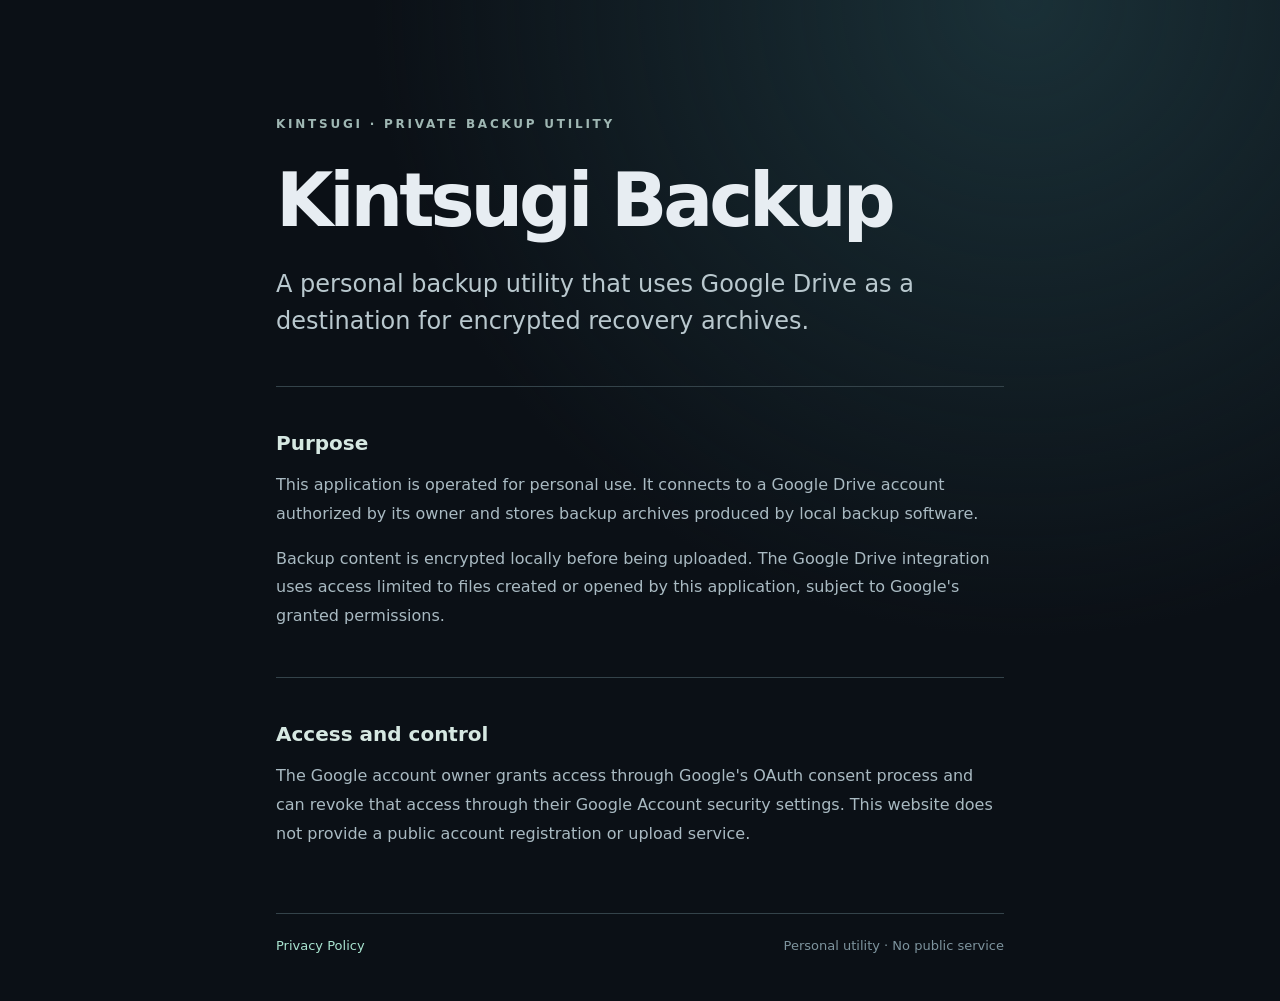
<file: index.html>
<!doctype html><html lang="en"><head><meta charset="utf-8"><meta name="viewport" content="width=device-width,initial-scale=1"><title>Kintsugi Backup</title><meta name="description" content="Information about the private Kintsugi Backup Google Drive integration."><link rel="stylesheet" href="style.css"></head><body><main><p class="eyebrow">KINTSUGI · PRIVATE BACKUP UTILITY</p><h1>Kintsugi Backup</h1><p class="lead">A personal backup utility that uses Google Drive as a destination for encrypted recovery archives.</p><section><h2>Purpose</h2><p>This application is operated for personal use. It connects to a Google Drive account authorized by its owner and stores backup archives produced by local backup software.</p><p>Backup content is encrypted locally before being uploaded. The Google Drive integration uses access limited to files created or opened by this application, subject to Google's granted permissions.</p></section><section><h2>Access and control</h2><p>The Google account owner grants access through Google's OAuth consent process and can revoke that access through their Google Account security settings. This website does not provide a public account registration or upload service.</p></section><footer><a href="privacy.html">Privacy Policy</a><span>Personal utility · No public service</span></footer></main></body></html>
</file>
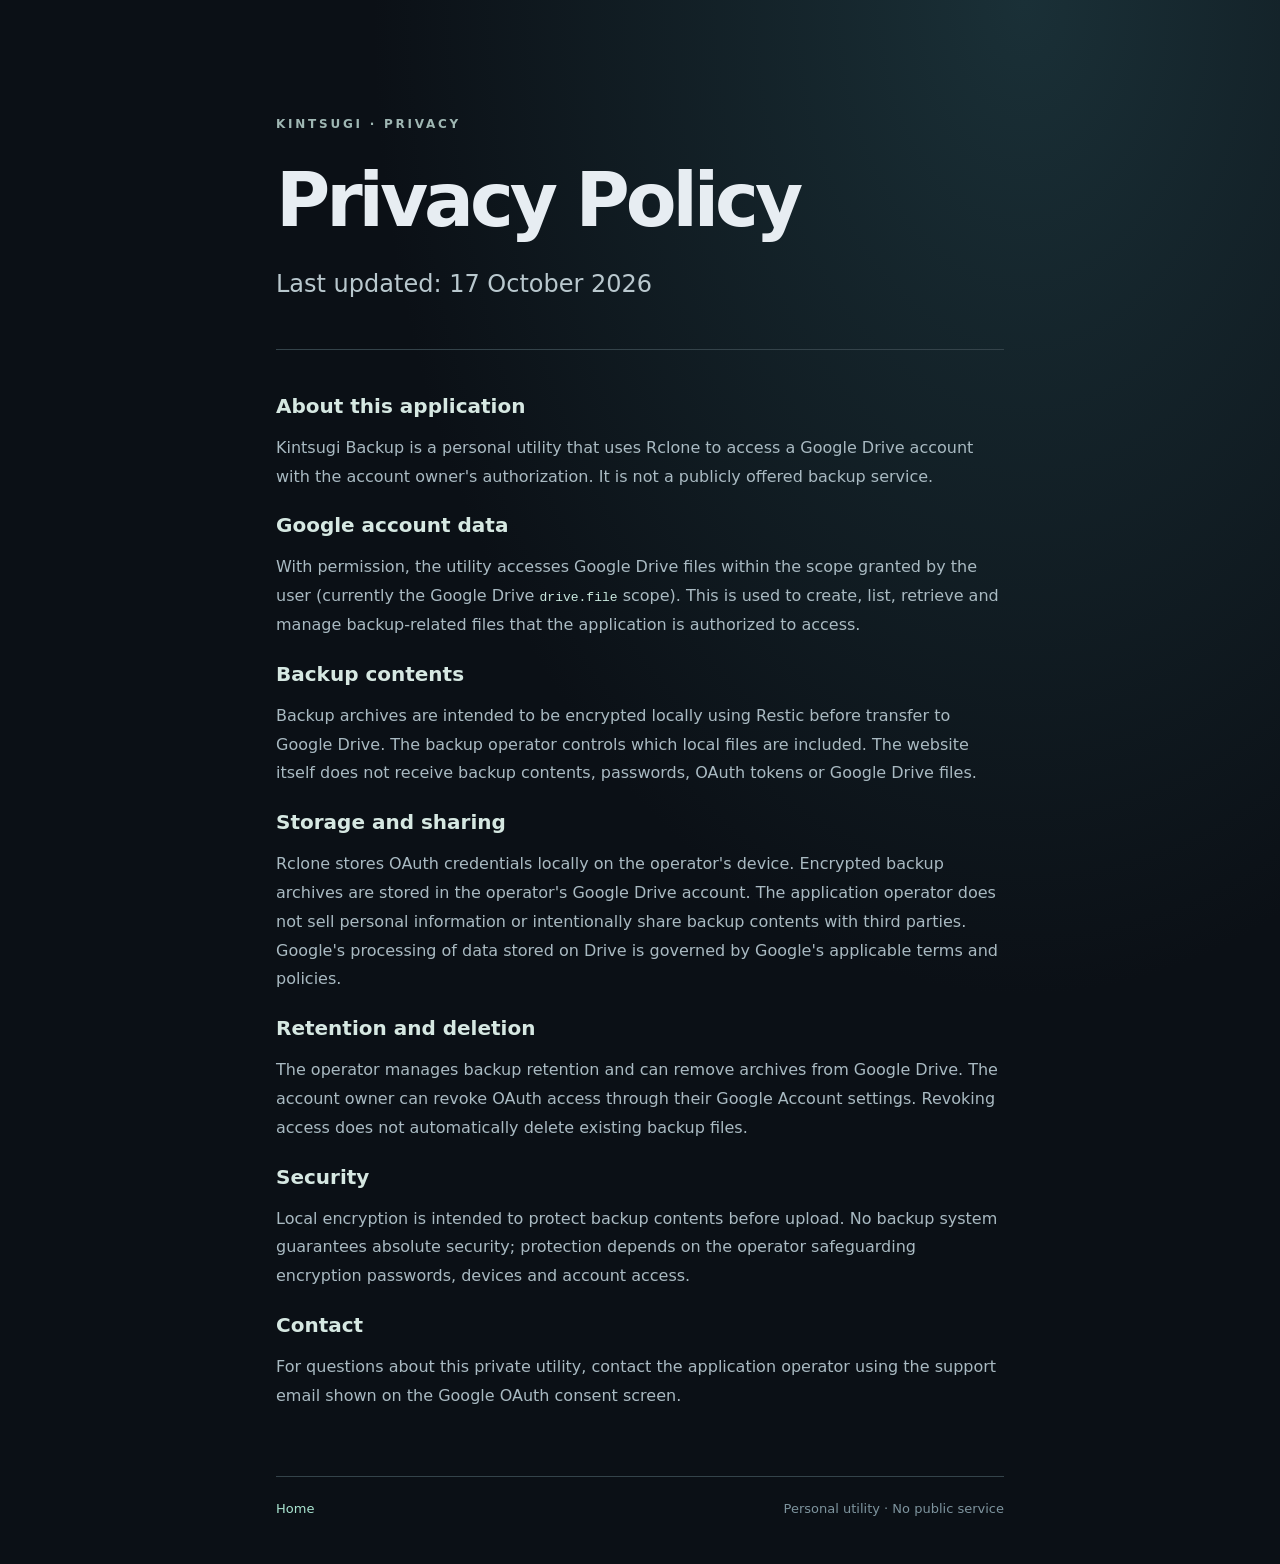
<file: privacy.html>
<!doctype html><html lang="en"><head><meta charset="utf-8"><meta name="viewport" content="width=device-width,initial-scale=1"><title>Privacy Policy | Kintsugi Backup</title><link rel="stylesheet" href="style.css"></head><body><main><p class="eyebrow">KINTSUGI · PRIVACY</p><h1>Privacy Policy</h1><p class="lead">Last updated: 17 October 2026</p><section><h2>About this application</h2><p>Kintsugi Backup is a personal utility that uses Rclone to access a Google Drive account with the account owner's authorization. It is not a publicly offered backup service.</p><h2>Google account data</h2><p>With permission, the utility accesses Google Drive files within the scope granted by the user (currently the Google Drive <code>drive.file</code> scope). This is used to create, list, retrieve and manage backup-related files that the application is authorized to access.</p><h2>Backup contents</h2><p>Backup archives are intended to be encrypted locally using Restic before transfer to Google Drive. The backup operator controls which local files are included. The website itself does not receive backup contents, passwords, OAuth tokens or Google Drive files.</p><h2>Storage and sharing</h2><p>Rclone stores OAuth credentials locally on the operator's device. Encrypted backup archives are stored in the operator's Google Drive account. The application operator does not sell personal information or intentionally share backup contents with third parties. Google's processing of data stored on Drive is governed by Google's applicable terms and policies.</p><h2>Retention and deletion</h2><p>The operator manages backup retention and can remove archives from Google Drive. The account owner can revoke OAuth access through their Google Account settings. Revoking access does not automatically delete existing backup files.</p><h2>Security</h2><p>Local encryption is intended to protect backup contents before upload. No backup system guarantees absolute security; protection depends on the operator safeguarding encryption passwords, devices and account access.</p><h2>Contact</h2><p>For questions about this private utility, contact the application operator using the support email shown on the Google OAuth consent screen.</p></section><footer><a href="index.html">Home</a><span>Personal utility · No public service</span></footer></main></body></html>
</file>
<file: style.css>
:root{color-scheme:dark;font-family:Inter,ui-sans-serif,system-ui,-apple-system,BlinkMacSystemFont,"Segoe UI",sans-serif;background:#0b1016;color:#e7edf2}*{box-sizing:border-box}body{margin:0;background:radial-gradient(ellipse at 80% 0%,#1a3037 0%,transparent 45%),#0b1016}main{max-width:780px;margin:0 auto;padding:clamp(42px,8vw,110px) 26px 48px}.eyebrow{font-size:12px;letter-spacing:.23em;color:#9fb7b3;font-weight:700}h1{font-size:clamp(42px,8vw,74px);line-height:1.05;letter-spacing:-.055em;margin:26px 0}.lead{font-size:clamp(18px,2.6vw,24px);line-height:1.55;color:#b9c8ce;max-width:680px}section{border-top:1px solid #34434a;margin-top:46px;padding-top:22px}h2{font-size:20px;margin:22px 0 10px;color:#d6e8e2}p{line-height:1.8;color:#a9bac2}code{color:#c8e8dd}footer{border-top:1px solid #34434a;margin-top:65px;padding-top:24px;display:flex;justify-content:space-between;gap:20px;flex-wrap:wrap;font-size:13px;color:#7e949e}a{color:#a9e4d0;text-decoration:none}a:hover{text-decoration:underline}
</file>
